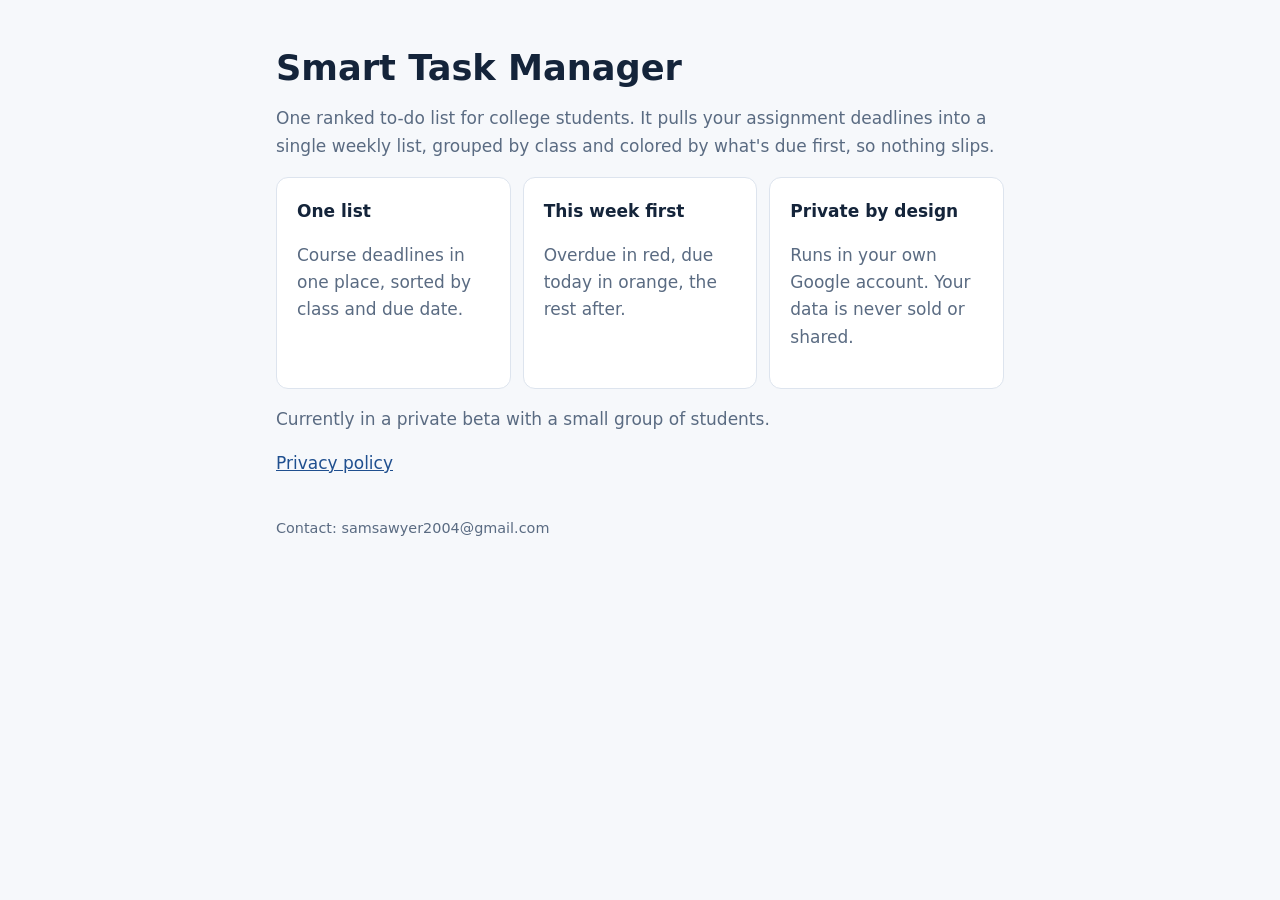
<file: index.html>
<!doctype html>
<html lang="en"><head><meta charset="utf-8"><meta name="viewport" content="width=device-width,initial-scale=1">
<title>Smart Task Manager</title><link rel="stylesheet" href="style.css"></head>
<body><main>
<h1>Smart Task Manager</h1>
<p>One ranked to-do list for college students. It pulls your assignment deadlines into a single
weekly list, grouped by class and colored by what's due first, so nothing slips.</p>
<div class="grid">
  <div class="card"><b>One list</b><p>Course deadlines in one place, sorted by class and due date.</p></div>
  <div class="card"><b>This week first</b><p>Overdue in red, due today in orange, the rest after.</p></div>
  <div class="card"><b>Private by design</b><p>Runs in your own Google account. Your data is never sold or shared.</p></div>
</div>
<p>Currently in a private beta with a small group of students.</p>
<p><a href="privacy.html">Privacy policy</a></p>
<footer>Contact: samsawyer2004@gmail.com</footer>
</main></body></html>
</file>
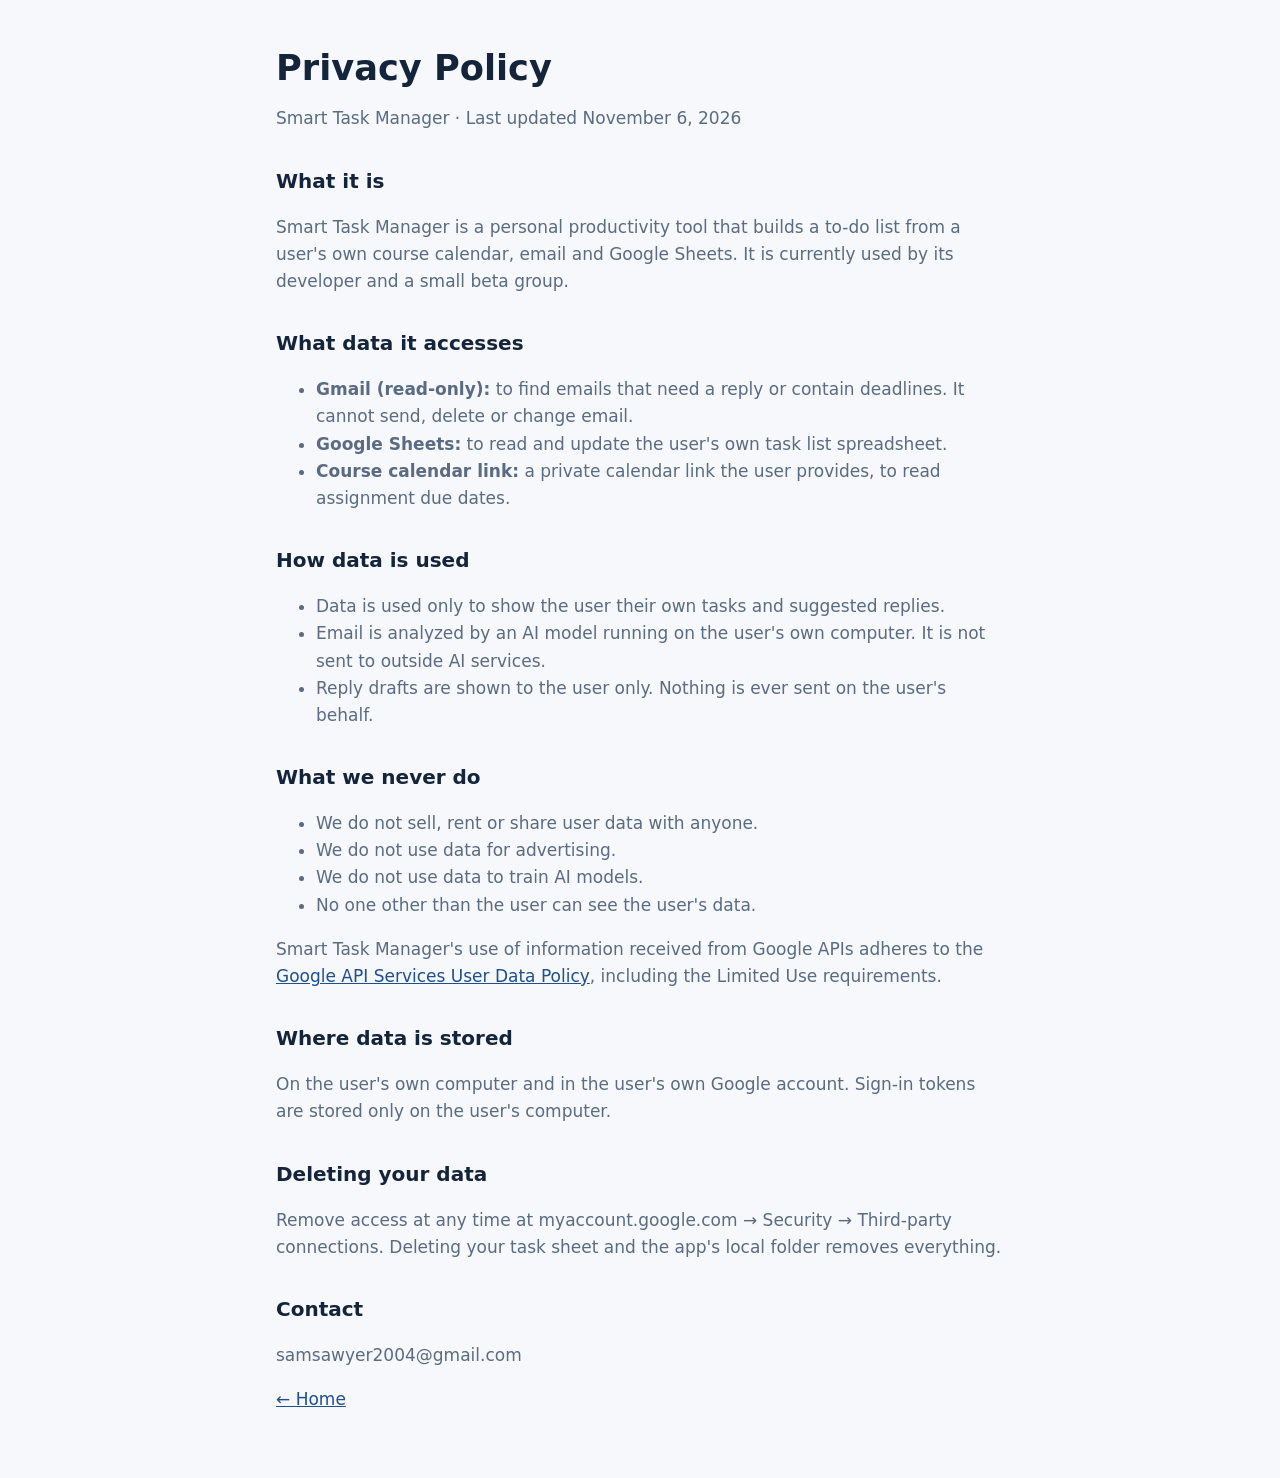
<file: privacy.html>
<!doctype html>
<html lang="en"><head><meta charset="utf-8"><meta name="viewport" content="width=device-width,initial-scale=1">
<title>Privacy Policy</title><link rel="stylesheet" href="style.css"></head>
<body><main>
<h1>Privacy Policy</h1>
<p>Smart Task Manager · Last updated November 6, 2026</p>

<h2>What it is</h2>
<p>Smart Task Manager is a personal productivity tool that builds a to-do list from a user's own
course calendar, email and Google Sheets. It is currently used by its developer and a small beta group.</p>

<h2>What data it accesses</h2>
<ul>
<li><b>Gmail (read-only):</b> to find emails that need a reply or contain deadlines. It cannot send,
delete or change email.</li>
<li><b>Google Sheets:</b> to read and update the user's own task list spreadsheet.</li>
<li><b>Course calendar link:</b> a private calendar link the user provides, to read assignment due dates.</li>
</ul>

<h2>How data is used</h2>
<ul>
<li>Data is used only to show the user their own tasks and suggested replies.</li>
<li>Email is analyzed by an AI model running on the user's own computer. It is not sent to outside AI services.</li>
<li>Reply drafts are shown to the user only. Nothing is ever sent on the user's behalf.</li>
</ul>

<h2>What we never do</h2>
<ul>
<li>We do not sell, rent or share user data with anyone.</li>
<li>We do not use data for advertising.</li>
<li>We do not use data to train AI models.</li>
<li>No one other than the user can see the user's data.</li>
</ul>
<p>Smart Task Manager's use of information received from Google APIs adheres to the
<a href="https://developers.google.com/terms/api-services-user-data-policy">Google API Services User Data Policy</a>,
including the Limited Use requirements.</p>

<h2>Where data is stored</h2>
<p>On the user's own computer and in the user's own Google account. Sign-in tokens are stored only on
the user's computer.</p>

<h2>Deleting your data</h2>
<p>Remove access at any time at myaccount.google.com → Security → Third-party connections. Deleting
your task sheet and the app's local folder removes everything.</p>

<h2>Contact</h2>
<p>samsawyer2004@gmail.com</p>
<p><a href="index.html">← Home</a></p>
</main></body></html>
</file>
<file: style.css>
:root{--bg:#f6f8fb;--ink:#14243a;--muted:#5a6b82;--card:#fff;--line:#dde4ee;--accent:#1f4f8f}
@media (prefers-color-scheme:dark){:root{--bg:#0f1622;--ink:#e8eef7;--muted:#9fb0c6;--card:#172131;--line:#26344a;--accent:#7fb0ff}}
*{box-sizing:border-box}body{margin:0;background:var(--bg);color:var(--ink);font:17px/1.6 system-ui,-apple-system,Segoe UI,Roboto,sans-serif}
main{max-width:760px;margin:0 auto;padding:48px 16px}
h1{font-size:2.2rem;line-height:1.15;margin:0 0 12px}h2{font-size:1.25rem;margin:32px 0 8px}
p,li{color:var(--muted)}a{color:var(--accent)}
.card{background:var(--card);border:1px solid var(--line);border-radius:12px;padding:20px;margin:16px 0}
.grid{display:grid;gap:12px;grid-template-columns:repeat(auto-fit,minmax(200px,1fr))}
.grid .card{margin:0}.card b{color:var(--ink)}footer{margin-top:40px;font-size:.9rem;color:var(--muted)}
</file>
